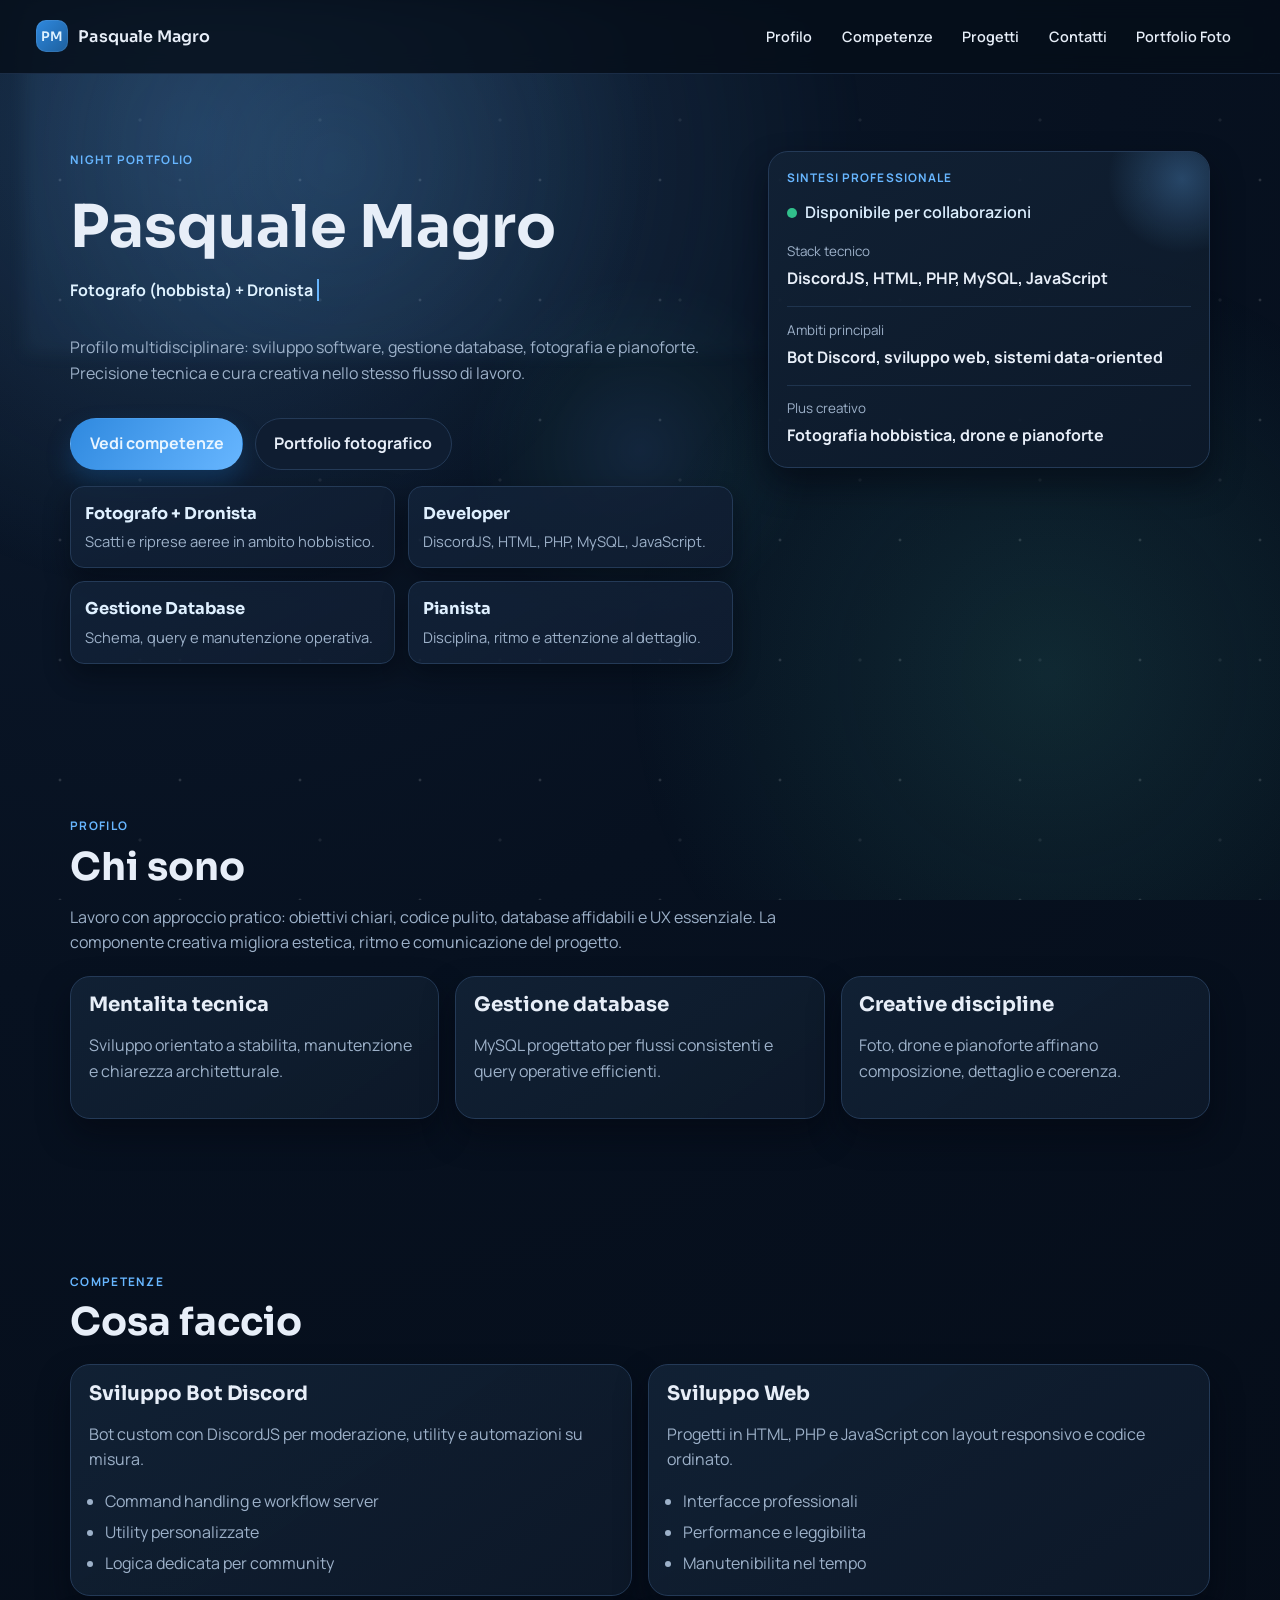
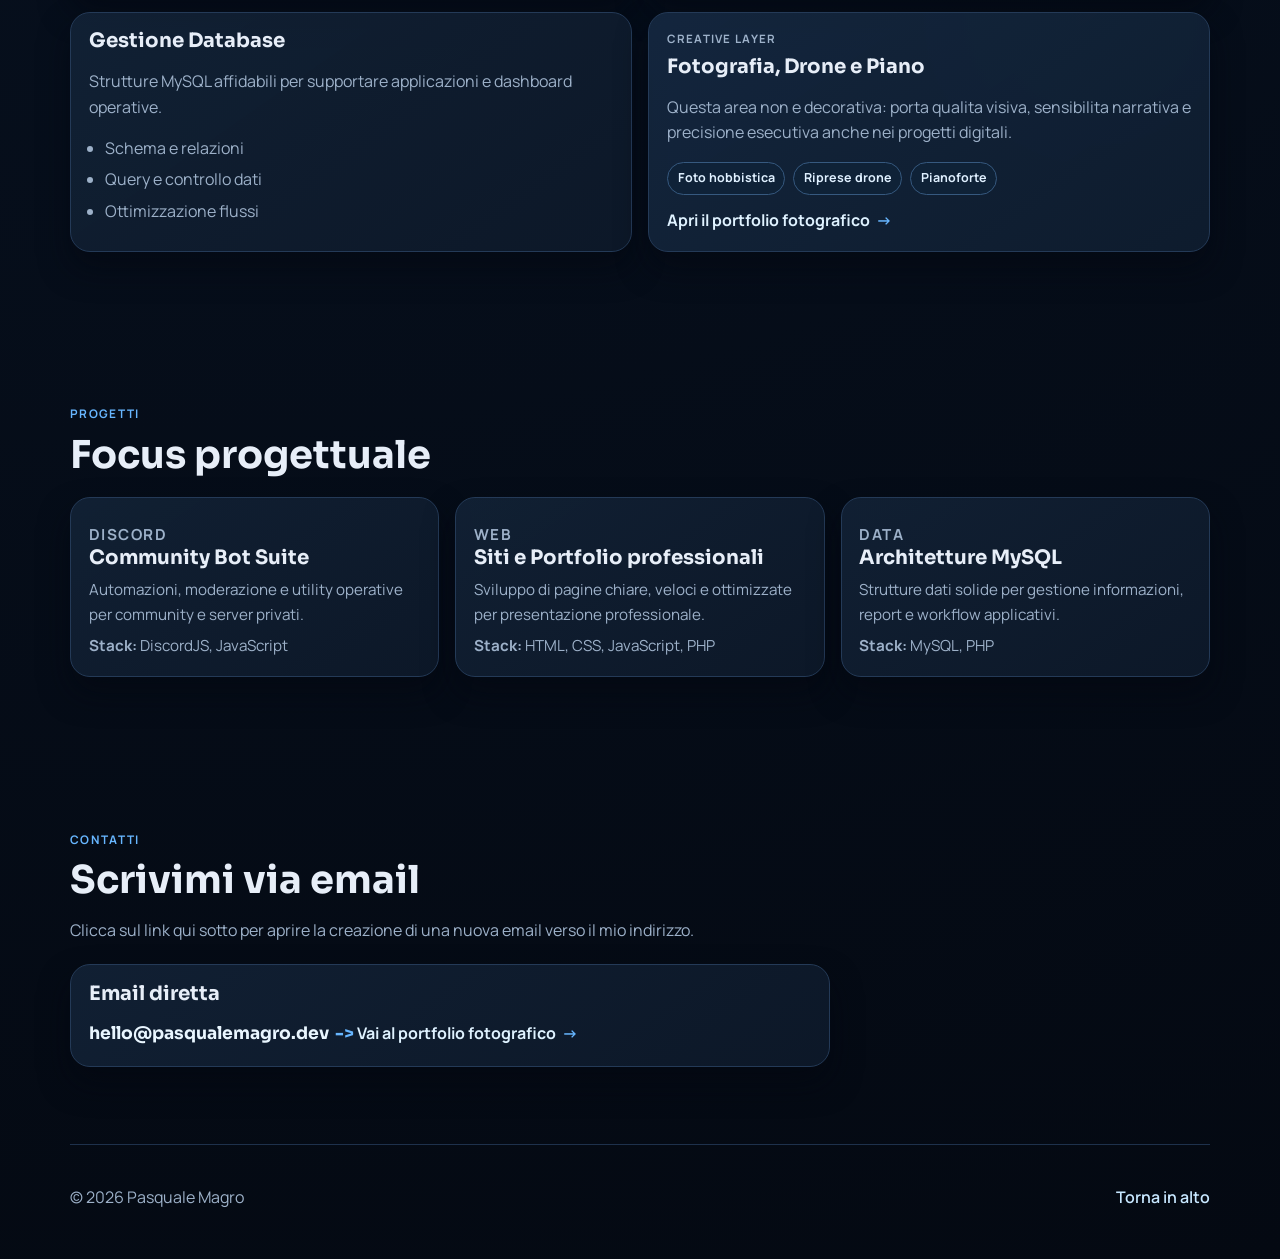
<file: index.html>
﻿<!DOCTYPE html>
<html lang="it">
<head>
  <meta charset="UTF-8">
  <meta name="viewport" content="width=device-width, initial-scale=1.0">
  <meta name="description" content="Portfolio notturno professionale di Pasquale Magro: developer, gestione database, fotografo dronista e pianista.">
  <title>Pasquale Magro | Night Portfolio</title>
  <link rel="preconnect" href="https://fonts.googleapis.com">
  <link rel="preconnect" href="https://fonts.gstatic.com" crossorigin>
  <link href="https://fonts.googleapis.com/css2?family=Manrope:wght@400;500;600;700&family=Sora:wght@500;600;700&display=swap" rel="stylesheet">
  <link rel="stylesheet" href="styles.css">
</head>
<body>
  <div class="bg-layer" aria-hidden="true"></div>
  <div class="pointer-glow" id="pointerGlow" aria-hidden="true"></div>

  <header class="site-header" id="home">
    <a class="brand" href="#home"><span class="brand-mark">PM</span> Pasquale Magro</a>
    <button id="navToggle" class="nav-toggle" aria-expanded="false" aria-controls="siteNav">Menu</button>
    <nav id="siteNav" class="site-nav">
      <a href="#about">Profilo</a>
      <a href="#skills">Competenze</a>
      <a href="#projects">Progetti</a>
      <a href="#contact">Contatti</a>
      <a href="portfolio-fotografico.html">Portfolio Foto</a>
    </nav>
  </header>

  <main>
    <section class="section hero reveal">
      <div class="hero-copy">
        <p class="eyebrow">Night Portfolio</p>
        <h1>Pasquale Magro</h1>
        <p class="hero-rotator"><span id="roleRotator">Fotografo (hobbista) + Dronista</span></p>
        <p class="section-lead">Profilo multidisciplinare: sviluppo software, gestione database, fotografia e pianoforte. Precisione tecnica e cura creativa nello stesso flusso di lavoro.</p>
        <div class="hero-cta">
          <a class="btn btn-primary" href="#skills">Vedi competenze</a>
          <a class="btn btn-ghost" href="portfolio-fotografico.html">Portfolio fotografico</a>
        </div>
        <ul class="quick-facts" aria-label="Aree principali">
          <li><span>Fotografo + Dronista</span>Scatti e riprese aeree in ambito hobbistico.</li>
          <li><span>Developer</span>DiscordJS, HTML, PHP, MySQL, JavaScript.</li>
          <li><span>Gestione Database</span>Schema, query e manutenzione operativa.</li>
          <li><span>Pianista</span>Disciplina, ritmo e attenzione al dettaglio.</li>
        </ul>
      </div>

      <aside class="hero-panel panel tilt-card">
        <p class="panel-label">Sintesi professionale</p>
        <p class="status"><span class="status-dot" aria-hidden="true"></span> Disponibile per collaborazioni</p>
        <dl>
          <div>
            <dt>Stack tecnico</dt>
            <dd>DiscordJS, HTML, PHP, MySQL, JavaScript</dd>
          </div>
          <div>
            <dt>Ambiti principali</dt>
            <dd>Bot Discord, sviluppo web, sistemi data-oriented</dd>
          </div>
          <div>
            <dt>Plus creativo</dt>
            <dd>Fotografia hobbistica, drone e pianoforte</dd>
          </div>
        </dl>
      </aside>
    </section>

    <section id="about" class="section reveal">
      <p class="eyebrow">Profilo</p>
      <h2>Chi sono</h2>
      <p class="section-lead">Lavoro con approccio pratico: obiettivi chiari, codice pulito, database affidabili e UX essenziale. La componente creativa migliora estetica, ritmo e comunicazione del progetto.</p>
      <div class="about-grid">
        <article class="panel tilt-card">
          <h3>Mentalita tecnica</h3>
          <p>Sviluppo orientato a stabilita, manutenzione e chiarezza architetturale.</p>
        </article>
        <article class="panel tilt-card">
          <h3>Gestione database</h3>
          <p>MySQL progettato per flussi consistenti e query operative efficienti.</p>
        </article>
        <article class="panel tilt-card">
          <h3>Creative discipline</h3>
          <p>Foto, drone e pianoforte affinano composizione, dettaglio e coerenza.</p>
        </article>
      </div>
    </section>

    <section id="skills" class="section reveal">
      <p class="eyebrow">Competenze</p>
      <h2>Cosa faccio</h2>
      <div class="cards-grid">
        <article class="service-card tilt-card">
          <h3>Sviluppo Bot Discord</h3>
          <p>Bot custom con DiscordJS per moderazione, utility e automazioni su misura.</p>
          <ul>
            <li>Command handling e workflow server</li>
            <li>Utility personalizzate</li>
            <li>Logica dedicata per community</li>
          </ul>
        </article>
        <article class="service-card tilt-card">
          <h3>Sviluppo Web</h3>
          <p>Progetti in HTML, PHP e JavaScript con layout responsivo e codice ordinato.</p>
          <ul>
            <li>Interfacce professionali</li>
            <li>Performance e leggibilita</li>
            <li>Manutenibilita nel tempo</li>
          </ul>
        </article>
        <article class="service-card tilt-card">
          <h3>Gestione Database</h3>
          <p>Strutture MySQL affidabili per supportare applicazioni e dashboard operative.</p>
          <ul>
            <li>Schema e relazioni</li>
            <li>Query e controllo dati</li>
            <li>Ottimizzazione flussi</li>
          </ul>
        </article>
        <article class="service-card service-card-featured tilt-card">
          <p class="card-kicker">Creative Layer</p>
          <h3>Fotografia, Drone e Piano</h3>
          <p>Questa area non e decorativa: porta qualita visiva, sensibilita narrativa e precisione esecutiva anche nei progetti digitali.</p>
          <div class="chip-row">
            <span class="chip">Foto hobbistica</span>
            <span class="chip">Riprese drone</span>
            <span class="chip">Pianoforte</span>
          </div>
          <a class="inline-link" href="portfolio-fotografico.html">Apri il portfolio fotografico</a>
        </article>
      </div>
    </section>

    <section id="projects" class="section reveal">
      <p class="eyebrow">Progetti</p>
      <h2>Focus progettuale</h2>
      <div class="projects-grid">
        <article class="project-card tilt-card">
          <p class="project-meta">Discord</p>
          <h3>Community Bot Suite</h3>
          <p>Automazioni, moderazione e utility operative per community e server privati.</p>
          <p><strong>Stack:</strong> DiscordJS, JavaScript</p>
        </article>
        <article class="project-card tilt-card">
          <p class="project-meta">Web</p>
          <h3>Siti e Portfolio professionali</h3>
          <p>Sviluppo di pagine chiare, veloci e ottimizzate per presentazione professionale.</p>
          <p><strong>Stack:</strong> HTML, CSS, JavaScript, PHP</p>
        </article>
        <article class="project-card tilt-card">
          <p class="project-meta">Data</p>
          <h3>Architetture MySQL</h3>
          <p>Strutture dati solide per gestione informazioni, report e workflow applicativi.</p>
          <p><strong>Stack:</strong> MySQL, PHP</p>
        </article>
      </div>
    </section>

    <section id="contact" class="section reveal">
      <p class="eyebrow">Contatti</p>
      <h2>Scrivimi via email</h2>
      <p class="section-lead">Clicca sul link qui sotto per aprire la creazione di una nuova email verso il mio indirizzo.</p>

      <div class="contact-layout contact-layout-single">
        <article class="panel contact-panel tilt-card">
          <h3>Email diretta</h3>
          <a class="contact-link contact-mail-link" href="mailto:hello@pasqualemagro.dev?subject=Richiesta%20collaborazione%20-%20Portfolio">hello@pasqualemagro.dev</a>
          <a class="contact-link" href="portfolio-fotografico.html">Vai al portfolio fotografico</a>
        </article>
      </div>
    </section>
  </main>

  <footer class="site-footer">
    <p>&copy; <span id="currentYear"></span> Pasquale Magro</p>
    <a href="#home">Torna in alto</a>
  </footer>

  <script src="script.js"></script>
</body>
</html>
</file>
<file: styles.css>
﻿:root {
  --font-heading: "Sora", "Segoe UI", sans-serif;
  --font-body: "Manrope", "Segoe UI", sans-serif;
  --bg-0: #040912;
  --bg-1: #071120;
  --bg-2: #0a1728;
  --surface: #0f1d31;
  --surface-soft: #13243b;
  --surface-strong: #162b46;
  --text-main: #e7eef8;
  --text-muted: #9db1c9;
  --line: #243a57;
  --brand: #67b6ff;
  --brand-strong: #2f89df;
  --accent: #53d9c2;
  --radius-lg: 20px;
  --radius-md: 14px;
  --radius-sm: 10px;
  --shadow-soft: 0 12px 26px rgba(2, 7, 14, 0.46);
  --shadow-card: 0 16px 30px rgba(3, 8, 17, 0.55);
  --max-width: 1140px;
  --transition-fast: 180ms ease;
  --transition-medium: 360ms cubic-bezier(0.22, 1, 0.36, 1);
}

* {
  box-sizing: border-box;
}

html {
  scroll-behavior: smooth;
}

body {
  margin: 0;
  font-family: var(--font-body);
  color: var(--text-main);
  background: radial-gradient(circle at 10% 0%, #0d1b2f 0%, var(--bg-1) 32%, var(--bg-0) 100%);
  line-height: 1.6;
  overflow-x: hidden;
}

body.no-scroll {
  overflow: hidden;
}

.bg-layer {
  position: fixed;
  inset: 0;
  z-index: -2;
  pointer-events: none;
  background:
    radial-gradient(circle at 15% 15%, rgba(103, 182, 255, 0.18), transparent 35%),
    radial-gradient(circle at 82% 75%, rgba(83, 217, 194, 0.12), transparent 34%),
    radial-gradient(circle, rgba(255, 255, 255, 0.14) 1px, transparent 1.8px),
    radial-gradient(circle, rgba(255, 255, 255, 0.08) 1px, transparent 2.2px);
  background-size: auto, auto, 120px 120px, 180px 180px;
  background-position: center, center, 0 0, 50px 30px;
  animation: starDrift 42s linear infinite;
}

.pointer-glow {
  position: fixed;
  width: 340px;
  height: 340px;
  border-radius: 50%;
  pointer-events: none;
  z-index: -1;
  opacity: 0.24;
  background: radial-gradient(circle, rgba(103, 182, 255, 0.46), rgba(83, 217, 194, 0.2) 38%, transparent 74%);
  transform: translate3d(-50%, -50%, 0);
  transition: opacity var(--transition-fast);
}

.site-header {
  position: sticky;
  top: 0;
  z-index: 100;
  display: flex;
  align-items: center;
  justify-content: space-between;
  gap: 1rem;
  padding: 1rem clamp(1rem, 2.8vw, 2.7rem);
  border-bottom: 1px solid rgba(36, 58, 87, 0.7);
  backdrop-filter: blur(10px);
  background: rgba(5, 14, 25, 0.82);
}

body.is-scrolled .site-header {
  box-shadow: 0 10px 22px rgba(0, 0, 0, 0.34);
}

.brand {
  display: inline-flex;
  align-items: center;
  gap: 0.65rem;
  text-decoration: none;
  color: var(--text-main);
  font-family: var(--font-heading);
  font-weight: 600;
  letter-spacing: 0.01em;
}

.brand-mark {
  width: 2rem;
  height: 2rem;
  display: grid;
  place-items: center;
  border-radius: var(--radius-sm);
  font-size: 0.82rem;
  color: #dff2ff;
  background: linear-gradient(135deg, var(--brand-strong), #1d5f9d);
  box-shadow: inset 0 0 0 1px rgba(255, 255, 255, 0.08);
}

.nav-toggle {
  display: none;
  border: 1px solid var(--line);
  border-radius: var(--radius-sm);
  padding: 0.5rem 0.84rem;
  background: var(--surface);
  color: var(--text-main);
  font: inherit;
  cursor: pointer;
}

.site-nav {
  display: flex;
  gap: 0.2rem;
}

.site-nav a {
  color: var(--text-main);
  text-decoration: none;
  font-size: 0.9rem;
  font-weight: 600;
  padding: 0.56rem 0.82rem;
  border-radius: 999px;
  position: relative;
  transition: color var(--transition-fast), background var(--transition-fast);
}

.site-nav a::after {
  content: "";
  position: absolute;
  left: 18%;
  right: 18%;
  bottom: 0.25rem;
  height: 2px;
  border-radius: 99px;
  background: var(--brand);
  transform: scaleX(0);
  transform-origin: center;
  transition: transform var(--transition-fast);
}

.site-nav a:hover,
.site-nav a.active {
  background: rgba(103, 182, 255, 0.12);
  color: #dcedff;
}

.site-nav a:hover::after,
.site-nav a.active::after {
  transform: scaleX(1);
}

main,
.site-footer {
  width: min(var(--max-width), calc(100% - 2rem));
  margin: 0 auto;
}

.section {
  padding: clamp(3rem, 6vw, 5.4rem) 0;
}

.reveal {
  opacity: 0;
  transform: translateY(24px);
  transition: opacity 620ms ease, transform 620ms cubic-bezier(0.22, 1, 0.36, 1);
}

.reveal.is-visible {
  opacity: 1;
  transform: translateY(0);
}

.eyebrow {
  margin: 0 0 0.55rem;
  text-transform: uppercase;
  letter-spacing: 0.11em;
  font-size: 0.74rem;
  font-weight: 700;
  color: var(--brand);
}

h1,
h2,
h3 {
  margin: 0;
  line-height: 1.15;
  font-family: var(--font-heading);
}

h1 {
  font-size: clamp(2.1rem, 4.6vw, 3.8rem);
}

h2 {
  font-size: clamp(1.6rem, 3vw, 2.7rem);
}

h3 {
  font-size: 1.24rem;
}

.section-lead {
  margin-top: 0.95rem;
  max-width: 72ch;
  color: var(--text-muted);
}

.hero {
  display: grid;
  gap: clamp(1.2rem, 3.4vw, 2.2rem);
  grid-template-columns: 1.2fr 0.8fr;
  align-items: start;
  position: relative;
}

.hero::before {
  content: "";
  position: absolute;
  inset: -10% -5% auto -4%;
  height: 52%;
  z-index: -1;
  background: radial-gradient(circle at 25% 45%, rgba(103, 182, 255, 0.16), transparent 56%);
  filter: blur(8px);
}

.hero-copy {
  display: grid;
  gap: 1rem;
}

.hero-rotator {
  margin: 0;
  color: var(--text-muted);
  font-size: 1rem;
}

#roleRotator {
  color: #dff2ff;
  font-weight: 700;
  border-right: 2px solid var(--brand);
  padding-right: 0.25rem;
  transition: opacity var(--transition-fast);
  animation: caretBlink 900ms step-end infinite;
}

.hero-cta {
  display: flex;
  flex-wrap: wrap;
  gap: 0.74rem;
}

.btn {
  display: inline-flex;
  align-items: center;
  justify-content: center;
  border-radius: 999px;
  padding: 0.75rem 1.16rem;
  font-weight: 700;
  text-decoration: none;
  border: 1px solid transparent;
  cursor: pointer;
  transition: transform var(--transition-fast), box-shadow var(--transition-fast), background var(--transition-fast), border-color var(--transition-fast);
}

.btn-primary {
  color: #e9f5ff;
  background: linear-gradient(125deg, var(--brand-strong), var(--brand));
  box-shadow: 0 12px 24px rgba(27, 102, 175, 0.32);
}

.btn-primary:hover {
  transform: translateY(-2px);
  box-shadow: 0 16px 28px rgba(27, 102, 175, 0.34);
}

.btn-ghost {
  color: var(--text-main);
  background: var(--surface);
  border-color: var(--line);
}

.btn-ghost:hover {
  transform: translateY(-2px);
  background: var(--surface-soft);
}

.quick-facts {
  margin: 0;
  padding: 0;
  list-style: none;
  display: grid;
  gap: 0.8rem;
  grid-template-columns: repeat(2, minmax(0, 1fr));
}

.quick-facts li {
  border: 1px solid var(--line);
  border-radius: var(--radius-md);
  background: linear-gradient(150deg, rgba(19, 36, 59, 0.8), rgba(16, 29, 49, 0.9));
  padding: 0.86rem;
  color: var(--text-muted);
  font-size: 0.92rem;
  box-shadow: var(--shadow-soft);
}

.quick-facts span {
  display: block;
  margin-bottom: 0.22rem;
  color: #dff0ff;
  font-weight: 700;
  font-family: var(--font-heading);
  font-size: 1.02rem;
}

.panel,
.service-card,
.project-card,
.contact-panel {
  border: 1px solid var(--line);
  border-radius: var(--radius-lg);
  background: linear-gradient(145deg, rgba(18, 34, 54, 0.92), rgba(13, 25, 41, 0.95));
  box-shadow: var(--shadow-card);
}

.panel {
  padding: 1.1rem;
}

.hero-panel {
  position: relative;
  overflow: hidden;
  animation: floatPanel 6s ease-in-out infinite;
}

.hero-panel::before {
  content: "";
  position: absolute;
  right: -48px;
  top: -48px;
  width: 150px;
  height: 150px;
  border-radius: 50%;
  background: radial-gradient(circle, rgba(103, 182, 255, 0.28), transparent 70%);
}

.panel-label {
  margin: 0;
  text-transform: uppercase;
  letter-spacing: 0.09em;
  font-size: 0.74rem;
  color: var(--brand);
  font-weight: 700;
}

.status {
  margin: 0.72rem 0 1rem;
  display: inline-flex;
  align-items: center;
  gap: 0.5rem;
  font-weight: 600;
  color: #dcefff;
}

.status-dot {
  width: 0.62rem;
  height: 0.62rem;
  border-radius: 50%;
  background: #31c08c;
  box-shadow: 0 0 0 0 rgba(49, 192, 140, 0.45);
  animation: pulse 1.8s infinite;
}

.hero-panel dl {
  margin: 0;
  display: grid;
  gap: 0.88rem;
}

.hero-panel div {
  border-top: 1px solid rgba(36, 58, 87, 0.8);
  padding-top: 0.8rem;
}

.hero-panel div:first-child {
  border-top: none;
  padding-top: 0;
}

.hero-panel dt {
  color: var(--text-muted);
  font-size: 0.84rem;
}

.hero-panel dd {
  margin: 0.22rem 0 0;
  font-weight: 700;
}

.about-grid,
.cards-grid,
.projects-grid {
  margin-top: 1.25rem;
  display: grid;
  gap: 1rem;
}

.about-grid {
  grid-template-columns: repeat(3, minmax(0, 1fr));
}

.cards-grid {
  grid-template-columns: repeat(2, minmax(0, 1fr));
}

.projects-grid {
  grid-template-columns: repeat(3, minmax(0, 1fr));
}

.about-grid p,
.service-card p,
.project-card p,
.contact-panel li {
  color: var(--text-muted);
}

.service-card,
.project-card {
  padding: 1.1rem;
  transition: transform var(--transition-medium), border-color var(--transition-fast), box-shadow var(--transition-medium);
}

.service-card h3,
.project-card h3,
.contact-panel h3 {
  margin-bottom: 0.5rem;
}

.service-card ul {
  margin: 0.8rem 0 0;
  padding-left: 1rem;
  display: grid;
  gap: 0.35rem;
  color: var(--text-muted);
}

.service-card:hover,
.project-card:hover,
.contact-panel:hover {
  transform: translateY(-6px);
  border-color: #36557a;
  box-shadow: 0 18px 34px rgba(1, 6, 12, 0.58);
}

.service-card-featured {
  background:
    linear-gradient(145deg, rgba(20, 39, 63, 0.96), rgba(14, 28, 46, 0.98)),
    radial-gradient(circle at 80% 0%, rgba(103, 182, 255, 0.16), transparent 55%);
}

.card-kicker {
  margin: 0 0 0.45rem;
  font-size: 0.72rem;
  letter-spacing: 0.11em;
  text-transform: uppercase;
  color: var(--brand);
  font-weight: 700;
}

.chip-row {
  margin-top: 0.85rem;
  display: flex;
  flex-wrap: wrap;
  gap: 0.45rem;
}

.chip {
  border: 1px solid #36597f;
  background: rgba(16, 35, 57, 0.84);
  color: #dff0ff;
  border-radius: 999px;
  padding: 0.34rem 0.62rem;
  font-size: 0.78rem;
  font-weight: 700;
}

.inline-link {
  margin-top: 0.82rem;
  display: inline-flex;
  align-items: center;
  gap: 0.4rem;
  text-decoration: none;
  color: #dff2ff;
  font-weight: 700;
}

.inline-link::after {
  content: "->";
  color: var(--brand);
  transition: transform var(--transition-fast);
}

.inline-link:hover::after {
  transform: translateX(3px);
}

.project-meta {
  margin: 0 0 0.38rem;
  font-size: 0.72rem;
  text-transform: uppercase;
  letter-spacing: 0.1em;
  color: var(--brand);
  font-weight: 700;
}

.project-card p {
  margin: 0.45rem 0 0;
  font-size: 0.95rem;
}

.contact-layout {
  margin-top: 1.3rem;
  display: grid;
  gap: 1rem;
  grid-template-columns: 0.9fr 1.1fr;
}

.contact-layout-single {
  grid-template-columns: 1fr;
  max-width: 760px;
}

.contact-panel {
  padding: 1.1rem;
  transition: transform var(--transition-medium), border-color var(--transition-fast), box-shadow var(--transition-medium);
}

.contact-points {
  margin: 0.5rem 0 1rem;
  padding-left: 1rem;
  display: grid;
  gap: 0.42rem;
}

.contact-link {
  margin-top: 0.5rem;
  color: #dff2ff;
  text-decoration: none;
  font-weight: 700;
  display: inline-flex;
  align-items: center;
  gap: 0.4rem;
}

.contact-link::after {
  content: "->";
  color: var(--brand);
  transition: transform var(--transition-fast);
}

.contact-link:hover::after {
  transform: translateX(3px);
}

.contact-mail-link {
  margin-top: 0.35rem;
  font-size: 1.08rem;
  font-family: var(--font-heading);
  color: #e9f6ff;
}

.site-footer {
  padding: 1.55rem 0 2rem;
  border-top: 1px solid rgba(36, 58, 87, 0.84);
  display: flex;
  align-items: center;
  justify-content: space-between;
  gap: 1rem;
  color: var(--text-muted);
}

.site-footer a {
  color: #c7e7ff;
  text-decoration: none;
  font-weight: 600;
}

.tilt-card {
  transform-style: preserve-3d;
  transition: transform var(--transition-medium), box-shadow var(--transition-medium), border-color var(--transition-fast);
}

@keyframes pulse {
  0% {
    box-shadow: 0 0 0 0 rgba(49, 192, 140, 0.42);
  }
  70% {
    box-shadow: 0 0 0 10px rgba(49, 192, 140, 0);
  }
  100% {
    box-shadow: 0 0 0 0 rgba(49, 192, 140, 0);
  }
}

@keyframes starDrift {
  from {
    background-position: center, center, 0 0, 50px 30px;
  }
  to {
    background-position: center, center, 0 120px, 140px -80px;
  }
}

@keyframes floatPanel {
  0%,
  100% {
    transform: translateY(0);
  }
  50% {
    transform: translateY(-6px);
  }
}

@keyframes caretBlink {
  50% {
    border-color: transparent;
  }
}

@media (max-width: 1020px) {
  .hero {
    grid-template-columns: 1fr;
  }

  .projects-grid {
    grid-template-columns: repeat(2, minmax(0, 1fr));
  }
}

@media (max-width: 780px) {
  .site-header {
    flex-wrap: wrap;
  }

  .nav-toggle {
    display: inline-block;
  }

  .site-nav {
    width: 100%;
    display: grid;
    gap: 0.24rem;
    max-height: 0;
    overflow: hidden;
    opacity: 0;
    transform: translateY(-6px);
    transition: max-height var(--transition-medium), opacity var(--transition-fast), transform var(--transition-fast);
  }

  .site-nav.is-open {
    max-height: 320px;
    opacity: 1;
    transform: translateY(0);
  }

  .site-nav a {
    border-radius: var(--radius-sm);
    padding: 0.62rem 0.2rem;
  }

  main,
  .site-footer {
    width: min(var(--max-width), calc(100% - 1.3rem));
  }

  .quick-facts,
  .about-grid,
  .cards-grid,
  .projects-grid,
  .contact-layout {
    grid-template-columns: 1fr;
  }

  .site-footer {
    flex-direction: column;
    align-items: flex-start;
  }

  .pointer-glow {
    display: none;
  }
}

@media (prefers-reduced-motion: reduce) {
  *,
  *::before,
  *::after {
    animation: none !important;
    transition-duration: 0ms !important;
    scroll-behavior: auto !important;
  }

  .reveal {
    opacity: 1;
    transform: none;
  }

  .pointer-glow {
    display: none;
  }
}
</file>
